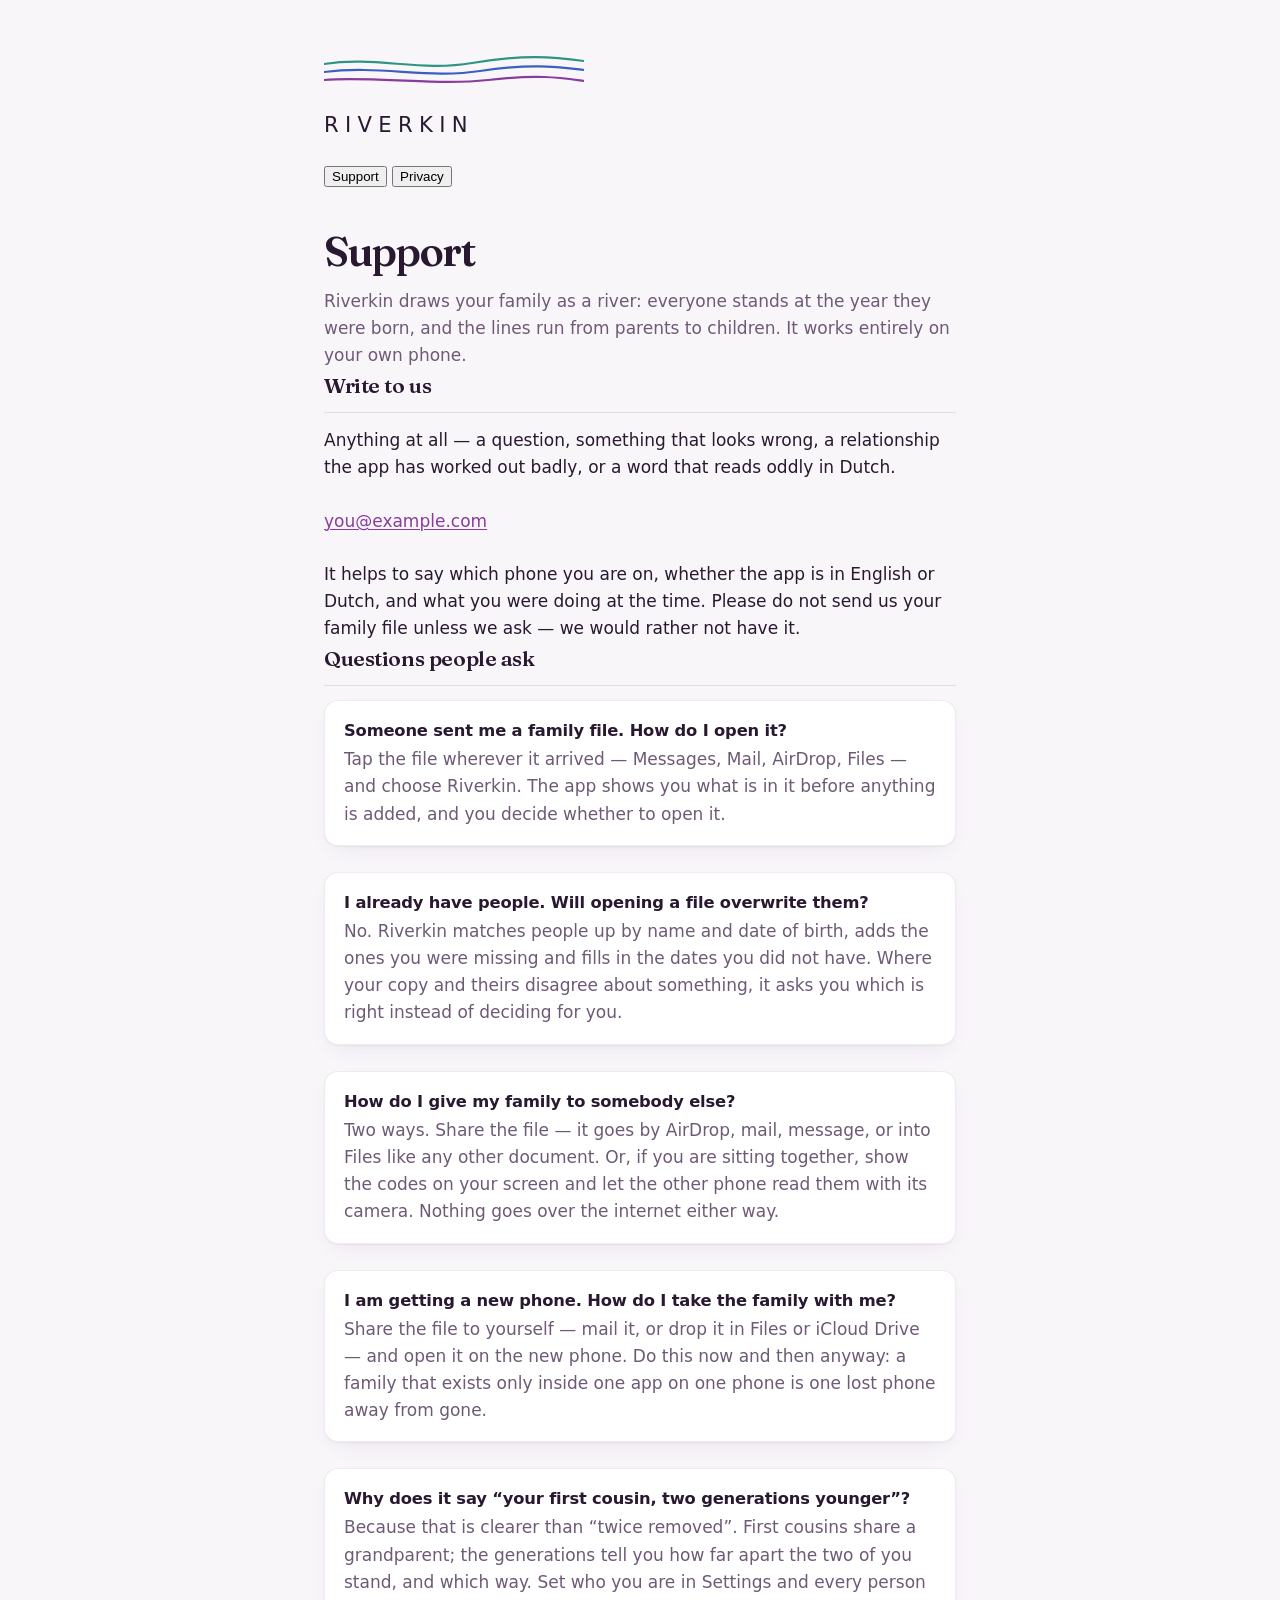
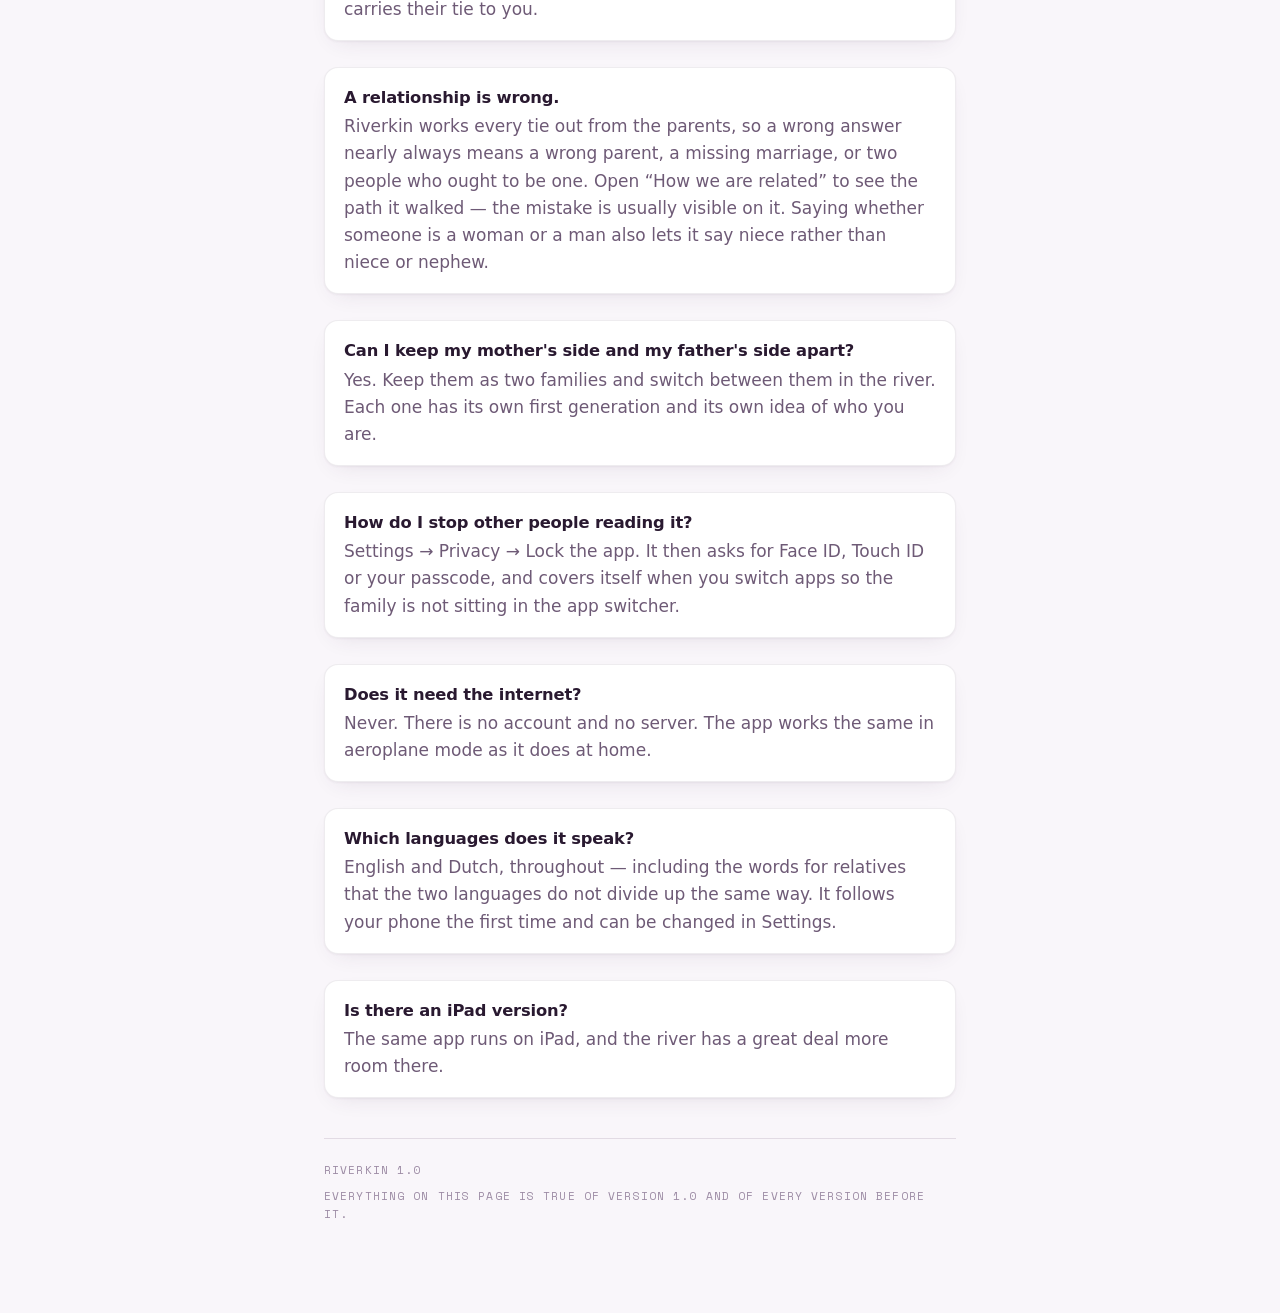
<file: index.html>
<!doctype html>
<html lang="en">
<head>
<meta charset="utf-8">
<meta name="viewport" content="width=device-width,initial-scale=1">
<title>Riverkin — Support and privacy</title>
<meta name="description" content="Help with Riverkin, and what it does with what you type: nothing leaves your phone unless you send it.">
<link rel="stylesheet" href="style.css">
</head>
<body>
<div class="wrap">

<header>
  <svg class="currents" viewBox="0 0 260 34" fill="none" aria-hidden="true">
    <path d="M0 10 C 52 2, 96 18, 148 9 S 230 3, 260 7" stroke="var(--teal)" stroke-width="2.2" stroke-linecap="round"/>
    <path d="M0 18 C 56 11, 104 25, 156 17 S 234 13, 260 16" stroke="var(--blue)" stroke-width="2.2" stroke-linecap="round"/>
    <path d="M0 26 C 48 22, 112 32, 164 26 S 238 24, 260 27" stroke="var(--violet)" stroke-width="2.2" stroke-linecap="round"/>
  </svg>
  <p class="wordmark">Riverkin</p>

  <!-- The app's own segmented control, the one over the river. -->
  <div class="seg" role="tablist" aria-label="Support or privacy">
    <button role="tab" id="tab-support" aria-controls="panel-support" aria-selected="true">Support</button>
    <button role="tab" id="tab-privacy" aria-controls="panel-privacy" aria-selected="false">Privacy</button>
  </div>
</header>

<!-- ====================== support ====================== -->
<div class="panel" id="panel-support" role="tabpanel" aria-labelledby="tab-support">

  <section>
    <h1>Support</h1>
    <p class="standfirst">Riverkin draws your family as a river: everyone stands at the year
      they were born, and the lines run from parents to children. It works entirely on your
      own phone.</p>
  </section>

  <section>
    <h2>Write to us</h2>
    <p>Anything at all — a question, something that looks wrong, a relationship the app has
      worked out badly, or a word that reads oddly in Dutch.</p>
    <!-- REPLACE the address here and in the Privacy panel below with your own -->
    <p><a href="mailto:you@example.com">you@example.com</a></p>
    <p>It helps to say which phone you are on, whether the app is in English or Dutch, and
      what you were doing at the time. Please do not send us your family file unless we ask —
      we would rather not have it.</p>
  </section>

  <section>
    <h2>Questions people ask</h2>

    <div class="qa">
      <h3>Someone sent me a family file. How do I open it?</h3>
      <p>Tap the file wherever it arrived — Messages, Mail, AirDrop, Files — and choose
        Riverkin. The app shows you what is in it before anything is added, and you decide
        whether to open it.</p>
    </div>

    <div class="qa">
      <h3>I already have people. Will opening a file overwrite them?</h3>
      <p>No. Riverkin matches people up by name and date of birth, adds the ones you were
        missing and fills in the dates you did not have. Where your copy and theirs disagree
        about something, it asks you which is right instead of deciding for you.</p>
    </div>

    <div class="qa">
      <h3>How do I give my family to somebody else?</h3>
      <p>Two ways. Share the file — it goes by AirDrop, mail, message, or into Files like any
        other document. Or, if you are sitting together, show the codes on your screen and let
        the other phone read them with its camera. Nothing goes over the internet either way.</p>
    </div>

    <div class="qa">
      <h3>I am getting a new phone. How do I take the family with me?</h3>
      <p>Share the file to yourself — mail it, or drop it in Files or iCloud Drive — and open
        it on the new phone. Do this now and then anyway: a family that exists only inside one
        app on one phone is one lost phone away from gone.</p>
    </div>

    <div class="qa">
      <h3>Why does it say “your first cousin, two generations younger”?</h3>
      <p>Because that is clearer than “twice removed”. First cousins share a grandparent; the
        generations tell you how far apart the two of you stand, and which way. Set who you
        are in Settings and every person carries their tie to you.</p>
    </div>

    <div class="qa">
      <h3>A relationship is wrong.</h3>
      <p>Riverkin works every tie out from the parents, so a wrong answer nearly always means
        a wrong parent, a missing marriage, or two people who ought to be one. Open “How we
        are related” to see the path it walked — the mistake is usually visible on it. Saying
        whether someone is a woman or a man also lets it say niece rather than niece or
        nephew.</p>
    </div>

    <div class="qa">
      <h3>Can I keep my mother's side and my father's side apart?</h3>
      <p>Yes. Keep them as two families and switch between them in the river. Each one has its
        own first generation and its own idea of who you are.</p>
    </div>

    <div class="qa">
      <h3>How do I stop other people reading it?</h3>
      <p>Settings → Privacy → Lock the app. It then asks for Face ID, Touch ID or your
        passcode, and covers itself when you switch apps so the family is not sitting in the
        app switcher.</p>
    </div>

    <div class="qa">
      <h3>Does it need the internet?</h3>
      <p>Never. There is no account and no server. The app works the same in aeroplane mode as
        it does at home.</p>
    </div>

    <div class="qa">
      <h3>Which languages does it speak?</h3>
      <p>English and Dutch, throughout — including the words for relatives that the two
        languages do not divide up the same way. It follows your phone the first time and can
        be changed in Settings.</p>
    </div>

    <div class="qa">
      <h3>Is there an iPad version?</h3>
      <p>The same app runs on iPad, and the river has a great deal more room there.</p>
    </div>
  </section>
</div>

<!-- ====================== privacy ====================== -->
<div class="panel" id="panel-privacy" role="tabpanel" aria-labelledby="tab-privacy">

  <section>
    <h1>Privacy</h1>
    <p class="dateline">In force from 11 August 2026 · Riverkin 1.0</p>
  </section>

  <p class="claim">Riverkin collects nothing. There is no account to make, no server to send
    anything to, and the app makes no network requests at all — not for analytics, not for
    crash reports, not for anything.</p>

  <section>
    <h2>What the app holds, and where</h2>
    <p>Everything you type — names, dates, relationships, telephone numbers, e-mail
      addresses, addresses, godparents, notes of who has died — is written into Riverkin's own
      storage on your device and stays there. It is not readable by other apps. We never see
      it, because there is nowhere for it to reach us.</p>
    <p>Deleting the app deletes all of it. There is no copy anywhere else, so keep a family
      file somewhere safe if you would mind losing it.</p>
  </section>

  <section>
    <h2>What leaves your phone, and only when you send it</h2>
    <p>A family leaves your device in exactly two ways, both of which you start:</p>
    <ul>
      <li><strong>A file you share.</strong> When you export a family, iOS hands the file to
        whichever app or person you choose — AirDrop, Mail, Messages, Files. From that moment
        it is in their hands and under their terms, not ours. You can leave the telephone
        numbers and addresses out of the file when you share it.</li>
      <li><strong>Codes on your screen.</strong> Holding the family up as codes for another
        phone's camera puts it on your own screen and nowhere else. Nothing is transmitted,
        and the two phones do not need a network — or even each other's names.</li>
    </ul>
  </section>

  <section>
    <h2>Permissions the app asks for</h2>
    <ul>
      <li><strong>Camera</strong> — only to read a family code held up by another phone. The
        camera view is not recorded, saved or sent anywhere, and the app never asks for the
        photo library.</li>
      <li><strong>Face ID or Touch ID</strong> — only if you turn the lock on. iOS performs
        the check and tells the app yes or no; the app never receives your face, your
        fingerprint or your passcode.</li>
      <li><strong>Notifications</strong> — only if you turn birthday reminders on. They are
        scheduled on the device by the device. No reminder passes through a server, and
        nothing is sent to Apple's push service.</li>
    </ul>
  </section>

  <section>
    <h2>Tapping a number or an address</h2>
    <p>When you tap someone's telephone number, e-mail address or home address, Riverkin hands
      it to iOS, which opens the Phone, Messages, Mail or Maps app. What happens after that
      belongs to those apps and to Apple. Riverkin itself does not dial, send or look
      anything up.</p>
  </section>

  <section>
    <h2>Backups</h2>
    <p>Riverkin's storage sits inside the app's own container, which means it is included in
      whatever backup you already make of your iPhone — iCloud or a computer. Those backups
      are Apple's, made under your own account and its protections, and they are the one place
      your family exists outside the app. If you would rather it were not there, you can
      exclude Riverkin from iCloud backup in Settings.</p>
  </section>

  <section>
    <h2>Nobody else is involved</h2>
    <p>Riverkin contains no advertising, no analytics, no trackers and no third-party
      software development kits. Nothing about you is sold, shared or profiled, because
      nothing about you is gathered in the first place. In App Store terms, the app's data
      collection is <strong>Data Not Collected</strong>.</p>
  </section>

  <section>
    <h2>Children</h2>
    <p>A family tree tends to be full of children, and the app is rated 4+. The same thing is
      true of their details as everyone else's: they are held on the device of the person who
      typed them, and nothing is collected from anyone.</p>
  </section>

  <section>
    <h2>If this changes</h2>
    <p>If a later version of Riverkin ever does something this page does not describe, this
      page will be rewritten before that version is released, and the date at the top will
      say so.</p>
  </section>

  <section>
    <h2>Getting in touch</h2>
    <!-- REPLACE the address here and in the Support panel above with your own -->
    <p>Questions about any of this: <a href="mailto:you@example.com">you@example.com</a></p>
  </section>
</div>

<footer>
  <span>Riverkin 1.0</span>
  <span>Everything on this page is true of version 1.0 and of every version before it.</span>
</footer>

</div>

<script>
/* Two panels, one page. Without this script both simply show, which is the
   right thing for anything that cannot run it — a reader, a crawler, Apple's
   reviewer with a strict browser. */
(function(){
  var tabs = [].slice.call(document.querySelectorAll('[role="tab"]'));
  document.body.classList.add('tabbed');

  function show(name, remember){
    tabs.forEach(function(tab){
      var on = tab.id === 'tab-' + name;
      tab.setAttribute('aria-selected', on ? 'true' : 'false');
      tab.tabIndex = on ? 0 : -1;
      document.getElementById(tab.getAttribute('aria-controls')).hidden = !on;
    });
    /* the privacy policy needs a link of its own to hand to the App Store */
    if(remember) history.replaceState(null, '', name === 'privacy' ? '#privacy' : '#support');
  }

  tabs.forEach(function(tab, i){
    tab.addEventListener('click', function(){
      show(tab.id.slice(4), true);
      window.scrollTo({ top: 0, behavior: 'smooth' });
    });
    tab.addEventListener('keydown', function(e){
      if(e.key !== 'ArrowLeft' && e.key !== 'ArrowRight') return;
      e.preventDefault();
      var next = tabs[(i + (e.key === 'ArrowRight' ? 1 : tabs.length - 1)) % tabs.length];
      next.focus();
      show(next.id.slice(4), true);
    });
  });

  show(location.hash === '#privacy' ? 'privacy' : 'support', false);
  window.addEventListener('hashchange', function(){
    show(location.hash === '#privacy' ? 'privacy' : 'support', false);
  });
})();
</script>
</body>
</html>
</file>
<file: style.css>
/* The pages Apple asks for, wearing the app's own paper and river colours. */

@font-face{font-family:'Fraunces';font-style:normal;font-weight:600;font-display:swap;
  src:url(fonts/Fraunces-600-latin.woff2) format('woff2')}
@font-face{font-family:'Space Mono';font-style:normal;font-weight:400;font-display:swap;
  src:url(fonts/SpaceMono-400-latin.woff2) format('woff2')}

:root{
  --paper:#F9F6FA; --card:#FFFFFF; --ink:#291930; --mist:#6E5A76; --faint:#9C8BA4;
  --rule:rgba(70,45,80,.13); --edge:rgba(70,45,80,.09);
  --accent:#8A3C9E; --tint:rgba(138,60,158,.09);
  --teal:#2F9482; --blue:#3B5FBF; --violet:#8A3C9E;
  --shadow:0 1px 2px rgba(70,45,80,.05), 0 8px 24px -12px rgba(70,45,80,.16);
  --display:'Fraunces',Georgia,serif;
  --ui:-apple-system,BlinkMacSystemFont,'SF Pro Text',Segoe UI,system-ui,sans-serif;
  --mono:'Space Mono',ui-monospace,SFMono-Regular,monospace;
}
@media (prefers-color-scheme: dark){
  :root:not([data-theme="light"]){
    --paper:#061318; --card:#0C1D22; --ink:#DCE9E9; --mist:#8AA5AB; --faint:#5F7B82;
    --rule:rgba(150,214,222,.16); --edge:rgba(150,214,222,.10);
    --accent:#C77BDC; --tint:rgba(199,123,220,.13);
    --teal:#54C9B2; --blue:#7C9BF0; --violet:#C77BDC;
    --shadow:0 1px 2px rgba(0,0,0,.4), 0 10px 26px -14px rgba(0,0,0,.7);
  }
}
:root[data-theme="dark"]{
  --paper:#061318; --card:#0C1D22; --ink:#DCE9E9; --mist:#8AA5AB; --faint:#5F7B82;
  --rule:rgba(150,214,222,.16); --edge:rgba(150,214,222,.10);
  --accent:#C77BDC; --tint:rgba(199,123,220,.13);
  --teal:#54C9B2; --blue:#7C9BF0; --violet:#C77BDC;
  --shadow:0 1px 2px rgba(0,0,0,.4), 0 10px 26px -14px rgba(0,0,0,.7);
}

*{box-sizing:border-box}
html{-webkit-text-size-adjust:100%}
body{
  margin:0; background:var(--paper); color:var(--ink);
  font-family:var(--ui); font-size:17px; line-height:1.6;
  -webkit-font-smoothing:antialiased;
}
.wrap{max-width:680px; margin:0 auto; padding:0 24px 90px;
  display:flex; flex-direction:column; gap:40px}

/* --- the head: the three currents the app opens with --- */
header{padding-top:54px; display:flex; flex-direction:column; gap:20px}
.currents{width:100%; max-width:260px; height:34px; display:block}
.wordmark{
  font-family:var(--ui); font-weight:300; font-size:1.32rem;
  letter-spacing:.3em; text-transform:uppercase; margin:0; color:var(--ink);
}
h1{
  font-family:var(--display); font-weight:600; font-size:clamp(1.9rem,5.5vw,2.6rem);
  letter-spacing:-.025em; line-height:1.08; margin:0; text-wrap:balance;
}
.standfirst{margin:0; color:var(--mist); max-width:58ch}
.dateline{
  font-family:var(--mono); font-size:.68rem; letter-spacing:.14em; text-transform:uppercase;
  color:var(--faint); margin:0;
}

section{display:flex; flex-direction:column; gap:14px}
h2{
  font-family:var(--display); font-weight:600; font-size:1.32rem; letter-spacing:-.02em;
  margin:0; padding-bottom:9px; border-bottom:1px solid var(--rule); text-wrap:balance;
}
h3{
  font-family:var(--ui); font-weight:600; font-size:1.02rem; margin:0 0 2px;
  letter-spacing:-.01em;
}
p{margin:0; max-width:64ch}
p + p{margin-top:12px}
a{color:var(--accent); text-decoration-thickness:1px; text-underline-offset:2px}
a:focus-visible{outline:2px solid var(--accent); outline-offset:3px; border-radius:3px}
strong{font-weight:600}

/* --- a question and its answer --- */
.qa{
  background:var(--card); border:1px solid var(--edge); border-radius:14px;
  box-shadow:var(--shadow); padding:17px 19px;
}
.qa + .qa{margin-top:12px}
.qa p{color:var(--mist)}

/* --- the plain statement a privacy page is mostly made of --- */
.claim{
  background:var(--tint); border-radius:14px; padding:20px 22px;
  font-family:var(--display); font-size:1.2rem; line-height:1.4; letter-spacing:-.01em;
}
ul{margin:0; padding-left:1.15em; color:var(--mist); display:flex; flex-direction:column; gap:7px}
li{max-width:60ch}
li strong{color:var(--ink)}

footer{
  border-top:1px solid var(--rule); padding-top:22px; color:var(--faint);
  font-family:var(--mono); font-size:.7rem; letter-spacing:.1em; text-transform:uppercase;
  display:flex; flex-wrap:wrap; gap:8px 18px; align-items:baseline;
}
footer a{color:var(--mist); text-decoration:none}
footer a:hover{color:var(--accent)}
</file>
